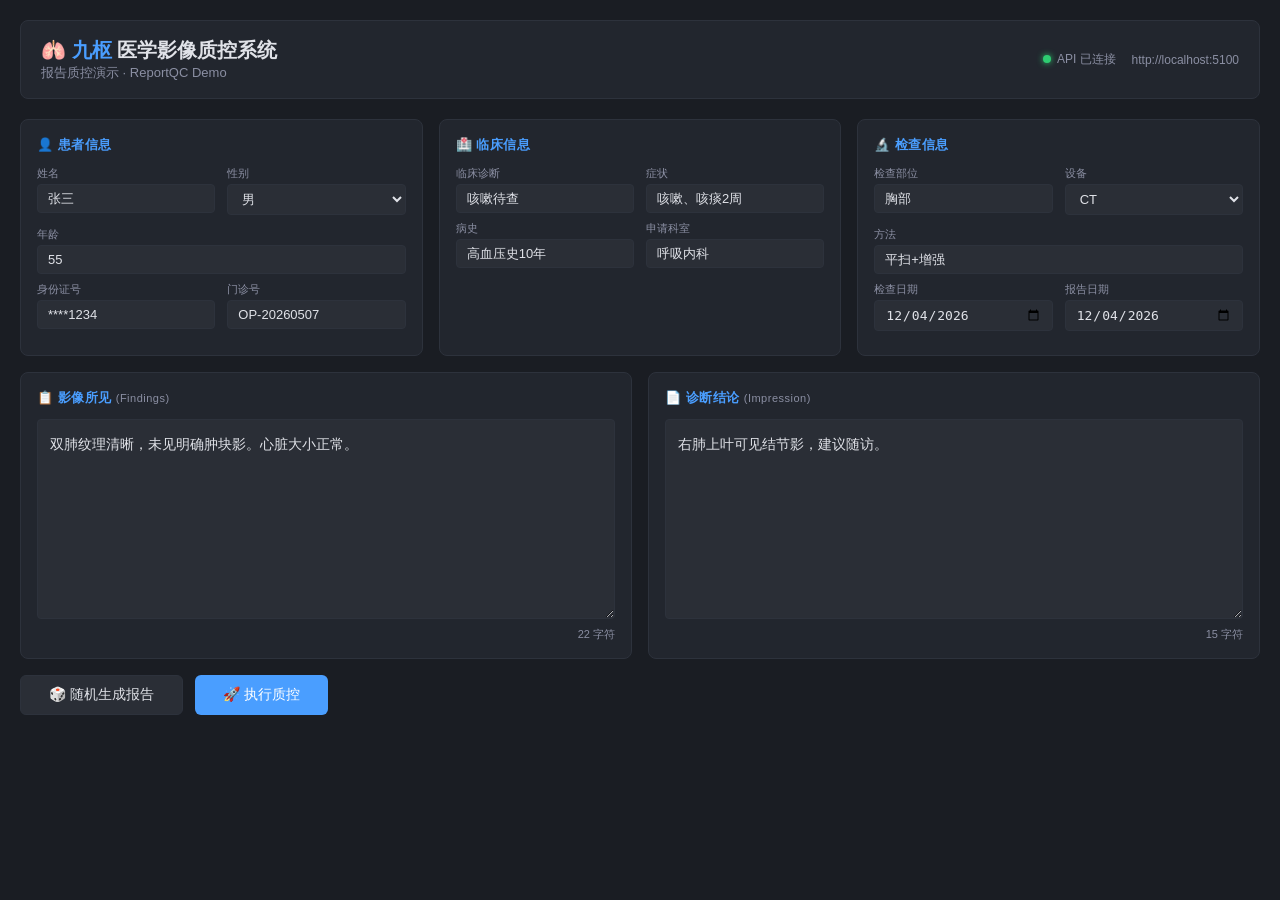
<file: old_src/backend/DEMO/index.html>
<!DOCTYPE html>
<html lang="zh-CN">
<head>
<meta charset="UTF-8">
<meta name="viewport" content="width=device-width, initial-scale=1.0">
<title>九枢医学影像质控系统 - 报告质控演示</title>
<style>
  :root {
    --bg: #1a1d23;
    --panel: #22262e;
    --border: #2d323c;
    --text: #e0e2e8;
    --text-dim: #8b8fa3;
    --accent: #4a9eff;
    --pass: #2ecc71;
    --fail: #e74c3c;
    --warn: #f39c12;
    --critical: #e74c3c;
    --error: #e67e22;
    --input-bg: #2a2e36;
    --radius: 8px;
  }
  * { margin: 0; padding: 0; box-sizing: border-box; }
  body { font-family: -apple-system, 'Microsoft YaHei', 'PingFang SC', sans-serif; background: var(--bg); color: var(--text); padding: 20px; }
  
  .app { max-width: 1400px; margin: 0 auto; }
  .header { display: flex; align-items: center; justify-content: space-between; padding: 16px 20px; background: var(--panel); border-radius: var(--radius); margin-bottom: 20px; border: 1px solid var(--border); }
  .header h1 { font-size: 20px; font-weight: 600; }
  .header h1 span { color: var(--accent); }
  .header .subtitle { color: var(--text-dim); font-size: 13px; }
  .status-dot { display: inline-block; width: 8px; height: 8px; border-radius: 50%; margin-right: 6px; }
  .status-dot.online { background: var(--pass); box-shadow: 0 0 6px var(--pass); }

  .grid { display: grid; grid-template-columns: 1fr 1fr; gap: 16px; margin-bottom: 16px; }
  .grid-3 { grid-template-columns: 1fr 1fr 1fr; }
  .panel { background: var(--panel); border: 1px solid var(--border); border-radius: var(--radius); padding: 16px; }
  .panel-title { font-size: 13px; font-weight: 600; color: var(--accent); margin-bottom: 12px; text-transform: uppercase; letter-spacing: 0.5px; }
  .field-row { display: flex; gap: 12px; margin-bottom: 8px; flex-wrap: wrap; }
  .field { flex: 1; min-width: 120px; }
  .field label { display: block; font-size: 11px; color: var(--text-dim); margin-bottom: 3px; }
  .field input, .field select { width: 100%; padding: 6px 10px; background: var(--input-bg); border: 1px solid var(--border); border-radius: 4px; color: var(--text); font-size: 13px; outline: none; }
  .field input:focus, .field select:focus { border-color: var(--accent); }

  .report-area { display: grid; grid-template-columns: 1fr 1fr; gap: 16px; margin-bottom: 16px; }
  .report-area .panel { margin-bottom: 0; }
  .report-area textarea { width: 100%; min-height: 200px; padding: 12px; background: var(--input-bg); border: 1px solid var(--border); border-radius: 4px; color: var(--text); font-size: 14px; line-height: 1.8; resize: vertical; outline: none; font-family: inherit; }
  .report-area textarea:focus { border-color: var(--accent); }
  .report-area .char-count { text-align: right; font-size: 11px; color: var(--text-dim); margin-top: 4px; }

  .actions { display: flex; gap: 12px; margin-bottom: 20px; }
  .btn { padding: 10px 28px; border: none; border-radius: 6px; font-size: 14px; font-weight: 500; cursor: pointer; transition: all 0.2s; }
  .btn-primary { background: var(--accent); color: #fff; }
  .btn-primary:hover { background: #3a8ef0; transform: translateY(-1px); }
  .btn-secondary { background: var(--input-bg); color: var(--text); border: 1px solid var(--border); }
  .btn-secondary:hover { background: #353a45; }
  .btn:disabled { opacity: 0.5; cursor: not-allowed; transform: none; }

  .results { display: none; }
  .results.show { display: block; }
  .score-bar { display: flex; align-items: center; gap: 24px; padding: 20px; background: var(--input-bg); border-radius: var(--radius); margin-bottom: 16px; }
  .score-circle { width: 80px; height: 80px; border-radius: 50%; display: flex; align-items: center; justify-content: center; font-size: 28px; font-weight: 700; flex-shrink: 0; border: 4px solid; }
  .score-circle.pass { border-color: var(--pass); color: var(--pass); }
  .score-circle.fail { border-color: var(--fail); color: var(--fail); }
  .score-meta { flex: 1; }
  .score-meta .status-label { font-size: 20px; font-weight: 600; margin-bottom: 4px; }
  .score-meta .status-label.pass { color: var(--pass); }
  .score-meta .status-label.fail { color: var(--fail); }
  .score-meta .qc-level { font-size: 13px; color: var(--text-dim); margin-bottom: 4px; }
  .score-meta .summary { font-size: 13px; color: var(--text-dim); }
  .score-meta .time { font-size: 12px; color: var(--text-dim); margin-top: 4px; }

  .dimensions { display: grid; grid-template-columns: repeat(4, 1fr); gap: 12px; margin-bottom: 16px; }
  .dim-item { background: var(--input-bg); padding: 12px; border-radius: 6px; text-align: center; }
  .dim-item .name { font-size: 12px; color: var(--text-dim); margin-bottom: 4px; }
  .dim-item .score { font-size: 22px; font-weight: 600; }
  .dim-item .score.pass { color: var(--pass); }
  .dim-item .score.fail { color: var(--fail); }
  .dim-item .weight { font-size: 11px; color: var(--text-dim); margin-top: 2px; }

  .issues-list { margin-bottom: 16px; }
  .issue-item { display: flex; gap: 12px; padding: 10px 14px; background: var(--input-bg); border-radius: 6px; margin-bottom: 6px; border-left: 4px solid; align-items: flex-start; }
  .issue-item.severity-critical { border-left-color: var(--critical); }
  .issue-item.severity-error { border-left-color: var(--error); }
  .issue-item.severity-warning { border-left-color: var(--warn); }
  .issue-badge { font-size: 10px; padding: 2px 8px; border-radius: 10px; font-weight: 600; white-space: nowrap; margin-right: 8px; }
  .issue-badge.critical { background: #e74c3c22; color: var(--critical); }
  .issue-badge.error { background: #e67e2222; color: var(--error); }
  .issue-badge.warning { background: #f39c1222; color: var(--warn); }
  .issue-text { flex: 1; font-size: 13px; line-height: 1.5; }
  .issue-text .orig { color: var(--fail); }
  .issue-text .suggest { color: var(--pass); }
  .issue-suggestion { font-size: 12px; color: var(--accent); margin-top: 2px; }

  .loading { display: none; align-items: center; gap: 10px; padding: 12px; color: var(--text-dim); }
  .loading.show { display: flex; }
  .spinner { width: 18px; height: 18px; border: 2px solid var(--border); border-top-color: var(--accent); border-radius: 50%; animation: spin 0.8s linear infinite; }
  @keyframes spin { to { transform: rotate(360deg); } }

  .toast { position: fixed; bottom: 30px; right: 30px; padding: 14px 24px; border-radius: 8px; color: #fff; font-size: 14px; z-index: 1000; opacity: 0; transform: translateY(20px); transition: all 0.3s; }
  .toast.show { opacity: 1; transform: translateY(0); }
  .toast.success { background: #27ae60; }
  .toast.error { background: #e74c3c; }

  @media (max-width: 900px) {
    .grid, .grid-3, .report-area { grid-template-columns: 1fr; }
    .dimensions { grid-template-columns: repeat(2, 1fr); }
  }
</style>
</head>
<body>

<div class="app">
  <div class="header">
    <div>
      <h1>🫁 <span>九枢</span> 医学影像质控系统</h1>
      <div class="subtitle">报告质控演示 · ReportQC Demo</div>
    </div>
    <div style="display:flex;align-items:center;gap:16px">
      <span style="font-size:12px;color:var(--text-dim)"><span class="status-dot online"></span>API 已连接</span>
      <span style="font-size:12px;color:var(--text-dim)" id="apiStatus">http://localhost:5100</span>
    </div>
  </div>

  <div class="grid grid-3">
    <div class="panel">
      <div class="panel-title">👤 患者信息</div>
      <div class="field-row">
        <div class="field"><label>姓名</label><input id="patientName" value="张三"></div>
        <div class="field"><label>性别</label><select id="patientGender"><option value="男" selected>男</option><option value="女">女</option></select></div>
        <div class="field"><label>年龄</label><input id="patientAge" value="55" type="number"></div>
      </div>
      <div class="field-row">
        <div class="field"><label>身份证号</label><input id="patientIdNo" value="****1234"></div>
        <div class="field"><label>门诊号</label><input id="outpatientNo" value="OP-20260507"></div>
      </div>
    </div>
    <div class="panel">
      <div class="panel-title">🏥 临床信息</div>
      <div class="field-row">
        <div class="field"><label>临床诊断</label><input id="clinicalDiagnosis" value="咳嗽待查"></div>
        <div class="field"><label>症状</label><input id="symptoms" value="咳嗽、咳痰2周"></div>
      </div>
      <div class="field-row">
        <div class="field"><label>病史</label><input id="medicalHistory" value="高血压史10年"></div>
        <div class="field"><label>申请科室</label><input id="requestDepartment" value="呼吸内科"></div>
      </div>
    </div>
    <div class="panel">
      <div class="panel-title">🔬 检查信息</div>
      <div class="field-row">
        <div class="field"><label>检查部位</label><input id="examPart" value="胸部"></div>
        <div class="field"><label>设备</label><select id="examDevice"><option value="CT" selected>CT</option><option value="MRI">MRI</option><option value="DR">DR</option><option value="超声">超声</option><option value="胃镜">胃镜</option></select></div>
        <div class="field"><label>方法</label><input id="examMethod" value="平扫+增强"></div>
      </div>
      <div class="field-row">
        <div class="field"><label>检查日期</label><input id="examDate" type="date"></div>
        <div class="field"><label>报告日期</label><input id="reportDate" type="date"></div>
      </div>
    </div>
  </div>

  <div class="report-area">
    <div class="panel">
      <div class="panel-title">📋 影像所见 <span style="font-weight:400;color:var(--text-dim);font-size:11px;text-transform:none">(Findings)</span></div>
      <textarea id="findings" placeholder="输入影像所见描述...">双肺纹理清晰，未见明确肿块影。心脏大小正常。</textarea>
      <div class="char-count"><span id="findingsCount">0</span> 字符</div>
    </div>
    <div class="panel">
      <div class="panel-title">📄 诊断结论 <span style="font-weight:400;color:var(--text-dim);font-size:11px;text-transform:none">(Impression)</span></div>
      <textarea id="impression" placeholder="输入诊断结论...">右肺上叶可见结节影，建议随访。</textarea>
      <div class="char-count"><span id="impressionCount">0</span> 字符</div>
    </div>
  </div>

  <div class="actions">
    <button class="btn btn-secondary" onclick="generateRandom()">🎲 随机生成报告</button>
    <button class="btn btn-primary" onclick="runQC()" id="runBtn">🚀 执行质控</button>
    <div class="loading" id="loading"><div class="spinner"></div> 质控分析中...</div>
  </div>

  <div class="results" id="results">
    <div class="panel-title">📊 质控结果</div>
    <div class="score-bar" id="scoreBar"></div>
    <div class="dimensions" id="dimensions"></div>
    <div class="issues-list" id="issuesList"></div>
  </div>
</div>

<div class="toast" id="toast"></div>

<script>
// ── 随机报告模板 ──────────────────────────
const templates = [
  {
    label: '阴阳性矛盾',
    findings: '双肺纹理清晰，未见明确肿块影。心脏大小正常。膈面光滑，肋膈角锐利。',
    impression: '右肺上叶可见结节影，大小约1.5cm，边界欠清。建议进一步检查。',
    gender: '男', age: 55, part: '胸部', device: 'CT',
    diagnosis: '体检异常', symptoms: '无'
  },
  {
    label: '性别矛盾',
    findings: '子宫大小形态正常，双侧附件区未见明显异常。盆腔未见积液。',
    impression: '子宫、附件未见明显异常。建议定期复查。',
    gender: '男', age: 45, part: '盆腔', device: 'CT',
    diagnosis: '腹痛待查', symptoms: '下腹痛3天'
  },
  {
    label: '错别字+缺标点',
    findings: '肝右叶可见类圆形低密谋灶，边介清楚，大小约3cm×2cm。肝内胆管无扩章',
    impression: '肝右叶低密度灶，考虑肝囊肿可能，建议随访',
    gender: '女', age: 48, part: '腹部', device: 'CT',
    diagnosis: '肝占位待查', symptoms: '右上腹不适'
  },
  {
    label: '方位矛盾',
    findings: '左侧乳腺外上象限可见结节影，大小约1.2cm，边界清晰，未见毛刺征。',
    impression: '右侧乳腺 BI-RADS 3类，建议短期随访（6个月）。',
    gender: '女', age: 42, part: '乳腺', device: '超声',
    diagnosis: '乳腺结节', symptoms: '触及肿块'
  },
  {
    label: '年龄矛盾+缺尺寸',
    findings: '颅脑MRI显示双侧基底节区可见多发腔隙性脑梗灶，脑白质稀疏。',
    impression: '腔隙性脑梗死。脑白质变性。建议控制血压血脂。',
    gender: '男', age: 8, part: '头颅', device: 'MRI',
    diagnosis: '头痛待查', symptoms: '反复头痛1月'
  },
  {
    label: '口语化+诊断跳跃',
    findings: '双肺看起来还好，纹理比较清晰，心脏大小看起来正常。',
    impression: '右肺上叶占位性病变，考虑肿瘤性病变，建议穿刺活检。',
    gender: '男', age: 62, part: '胸部', device: 'CT',
    diagnosis: '咳嗽待查', symptoms: '咳嗽、咳痰'
  },
  {
    label: '设备冲突',
    findings: 'MRI示：左膝关节内侧半月板后角见线状高信号，达关节面。',
    impression: 'CT示左膝内侧半月板损伤（III级），建议关节镜治疗。',
    gender: '女', age: 35, part: '左膝关节', device: 'MRI',
    diagnosis: '膝关节外伤', symptoms: '左膝疼痛1月'
  },
  {
    label: '平扫/增强矛盾',
    findings: '肝脏大小形态正常，肝实质内未见明确占位性病变。增强扫描后病灶可见明显强化。',
    impression: '肝右叶可见强化结节，考虑血管瘤可能。',
    gender: '男', age: 50, part: '腹部', device: 'CT',
    diagnosis: '体检发现肝占位', symptoms: '无'
  },
  {
    label: '危急征象+多问题',
    findings: '左侧胸腔可见大量气胸，肺组织压缩约70%。纵隔向右侧移位。',
    impression: '左侧自发性气胸（大量）。建议立即胸腔闭式引流。',
    gender: '男', age: 28, part: '胸部', device: 'CT',
    diagnosis: '突发胸痛', symptoms: '突发胸痛2小时'
  },
  {
    label: '正常报告（满分）',
    findings: '双肺纹理清晰，未见明确实质性浸润影。气管居中，纵隔无移位。心脏大小形态正常，膈面光滑，肋膈角锐利。',
    impression: '胸部CT平扫未见明显异常。',
    gender: '女', age: 35, part: '胸部', device: 'CT',
    diagnosis: '健康体检', symptoms: '无'
  },
  {
    label: '程度矛盾',
    findings: '腰椎退行性变，L4/5椎间盘轻度膨出，硬膜囊轻度受压。',
    impression: 'L4/5椎间盘重度突出，椎管明显狭窄，建议手术治疗。',
    gender: '男', age: 55, part: '腰椎', device: 'MRI',
    diagnosis: '腰痛', symptoms: '腰痛伴下肢麻木'
  },
  {
    label: 'RADS分类缺失',
    findings: '乳腺外上象限可见不规则肿块影，大小约2.5cm，边界不清，可见毛刺征。',
    impression: '左乳肿块，建议穿刺活检。',
    gender: '女', age: 52, part: '乳腺', device: '超声',
    diagnosis: '乳腺肿块', symptoms: '触及质硬肿块'
  }
];

// ── 初始化 ────────────────────────────────
document.addEventListener('DOMContentLoaded', () => {
  const today = new Date().toISOString().split('T')[0];
  document.getElementById('examDate').value = today;
  document.getElementById('reportDate').value = today;
  updateCharCount();
  document.querySelectorAll('#findings, #impression').forEach(el => {
    el.addEventListener('input', updateCharCount);
  });
});

function updateCharCount() {
  document.getElementById('findingsCount').textContent = document.getElementById('findings').value.length;
  document.getElementById('impressionCount').textContent = document.getElementById('impression').value.length;
}

// ── 随机生成报告 ──────────────────────────
function generateRandom() {
  const tpl = templates[Math.floor(Math.random() * templates.length)];
  document.getElementById('findings').value = tpl.findings;
  document.getElementById('impression').value = tpl.impression;
  document.getElementById('patientGender').value = tpl.gender;
  document.getElementById('patientAge').value = tpl.age;
  document.getElementById('examPart').value = tpl.part;
  document.getElementById('examDevice').value = tpl.device;
  document.getElementById('clinicalDiagnosis').value = tpl.diagnosis;
  document.getElementById('symptoms').value = tpl.symptoms;

  // 随机姓名
  const surnames = ['张','王','李','赵','刘','陈','杨','黄','周','吴','徐','孙','胡','朱','高','林','何','郭','马','罗'];
  const given = ['伟','芳','娜','强','磊','敏','静','丽','洋','勇','军','杰','娟','艳','涛','明','超','秀英','桂英','华'];
  document.getElementById('patientName').value = surnames[Math.floor(Math.random()*surnames.length)] + given[Math.floor(Math.random()*given.length)];

  updateCharCount();
  document.getElementById('results').classList.remove('show');
  showToast(`已生成报告：${tpl.label}`, 'success');
}

// ── 执行质控 ──────────────────────────────
async function runQC() {
  const findings = document.getElementById('findings').value.trim();
  const impression = document.getElementById('impression').value.trim();
  if (!findings && !impression) {
    showToast('请先输入报告内容', 'error');
    return;
  }

  const btn = document.getElementById('runBtn');
  const loading = document.getElementById('loading');
  btn.disabled = true;
  loading.classList.add('show');

  const payload = {
    reportId: 'DEMO-' + Date.now().toString(36).toUpperCase(),
    findings,
    impression,
    reportType: document.getElementById('examDevice').value,
    patientName: document.getElementById('patientName').value,
    patientGender: document.getElementById('patientGender').value,
    patientAge: parseInt(document.getElementById('patientAge').value) || 0,
    patientIdNo: document.getElementById('patientIdNo').value,
    outpatientNo: document.getElementById('outpatientNo').value,
    clinicalDiagnosis: document.getElementById('clinicalDiagnosis').value,
    symptoms: document.getElementById('symptoms').value,
    medicalHistory: document.getElementById('medicalHistory').value,
    requestDepartment: document.getElementById('requestDepartment').value,
    examPart: document.getElementById('examPart').value,
    examDevice: document.getElementById('examDevice').value,
    examMethod: document.getElementById('examMethod').value,
    examDate: document.getElementById('examDate').value,
    reportDate: document.getElementById('reportDate').value,
  };

  try {
    const start = Date.now();
    const res = await fetch('/api/v1/qc/report', {
      method: 'POST',
      headers: { 'Content-Type': 'application/json' },
      body: JSON.stringify(payload)
    });
    if (!res.ok) throw new Error(`HTTP ${res.status} ${res.statusText}`);
    const text = await res.text();
    let data;
    try { data = JSON.parse(text); } catch (e) { throw new Error('返回数据非JSON格式: ' + text.slice(0,100)); }
    if (data.Code !== 200) throw new Error(data.Msg || '质控失败');
    const elapsed = Date.now() - start;
    renderResults(data.Data, elapsed);
    showToast(`质控完成 (${data.Data.ProcessTimeMs}ms)`, 'success');
  } catch (err) {
    console.error('QC Error:', err);
    showToast(`质控失败: ${err.message}`, 'error');
  } finally {
    btn.disabled = false;
    loading.classList.remove('show');
  }
}

// ── 渲染结果 ──────────────────────────────
function renderResults(d, elapsed) {
  const results = document.getElementById('results');
  results.classList.add('show');

  // Score bar
  const scoreBar = document.getElementById('scoreBar');
  const scoreClass = d.Passed ? 'pass' : 'fail';
  scoreBar.innerHTML = `
    <div class="score-circle ${scoreClass}">${d.TotalScore}</div>
    <div class="score-meta">
      <div class="status-label ${scoreClass}">${d.Passed ? '✅ 通过' : '❌ 未通过'}</div>
      <div class="qc-level">${d.QcLevel} · 及格线 ${d.PassScore} 分</div>
      <div class="summary">${d.Summary}</div>
      <div class="time">⏱ ${d.ProcessTimeMs}ms · 网络延迟 ${elapsed}ms</div>
    </div>
  `;

  // Dimensions
  const dims = document.getElementById('dimensions');
  dims.innerHTML = d.CheckItems.map(c => `
    <div class="dim-item">
      <div class="name">${c.DimensionName}</div>
      <div class="score ${c.Passed ? 'pass' : 'fail'}">${c.Score}</div>
      <div class="weight">权重 ${c.Weight}%</div>
    </div>
  `).join('');

  // Issues
  const issues = document.getElementById('issuesList');
  if (!d.Issues || d.Issues.length === 0) {
    issues.innerHTML = '<div style="padding:20px;text-align:center;color:var(--pass);font-size:16px">✅ 未发现问题</div>';
    return;
  }
  issues.innerHTML = '<div style="font-size:13px;color:var(--text-dim);margin-bottom:8px">共 ' + d.Issues.length + ' 项质控提示</div>' +
    d.Issues.map(i => {
      const sev = i.Severity === 'critical' ? 'critical' : i.Severity === 'error' ? 'error' : 'warning';
      const sevLabel = i.Severity === 'critical' ? '严重' : i.Severity === 'error' ? '错误' : '警告';
      const levelLabel = 'L' + (i.Location === 'impression' ? '结论' : i.Location === 'findings' ? '所见' : '全文');
      return `
        <div class="issue-item severity-${sev}">
          <div>
            <span class="issue-badge ${sev}">${sevLabel}</span>
            <span style="font-size:11px;color:var(--text-dim)">${levelLabel}</span>
          </div>
          <div class="issue-text">
            <div>${i.Description || ''}</div>
            ${i.OriginalText ? '<div class="orig">原文: ' + i.OriginalText + '</div>' : ''}
            ${i.SuggestedText ? '<div class="suggest">建议: ' + i.SuggestedText + '</div>' : ''}
            ${i.Suggestion ? '<div class="issue-suggestion">💡 ' + i.Suggestion + '</div>' : ''}
          </div>
        </div>
      `;
    }).join('');
}

// ── Toast ─────────────────────────────────
function showToast(msg, type) {
  const t = document.getElementById('toast');
  t.textContent = msg;
  t.className = 'toast ' + type + ' show';
  clearTimeout(t._timer);
  t._timer = setTimeout(() => t.classList.remove('show'), 3000);
}
</script>
</body>
</html>
</file>
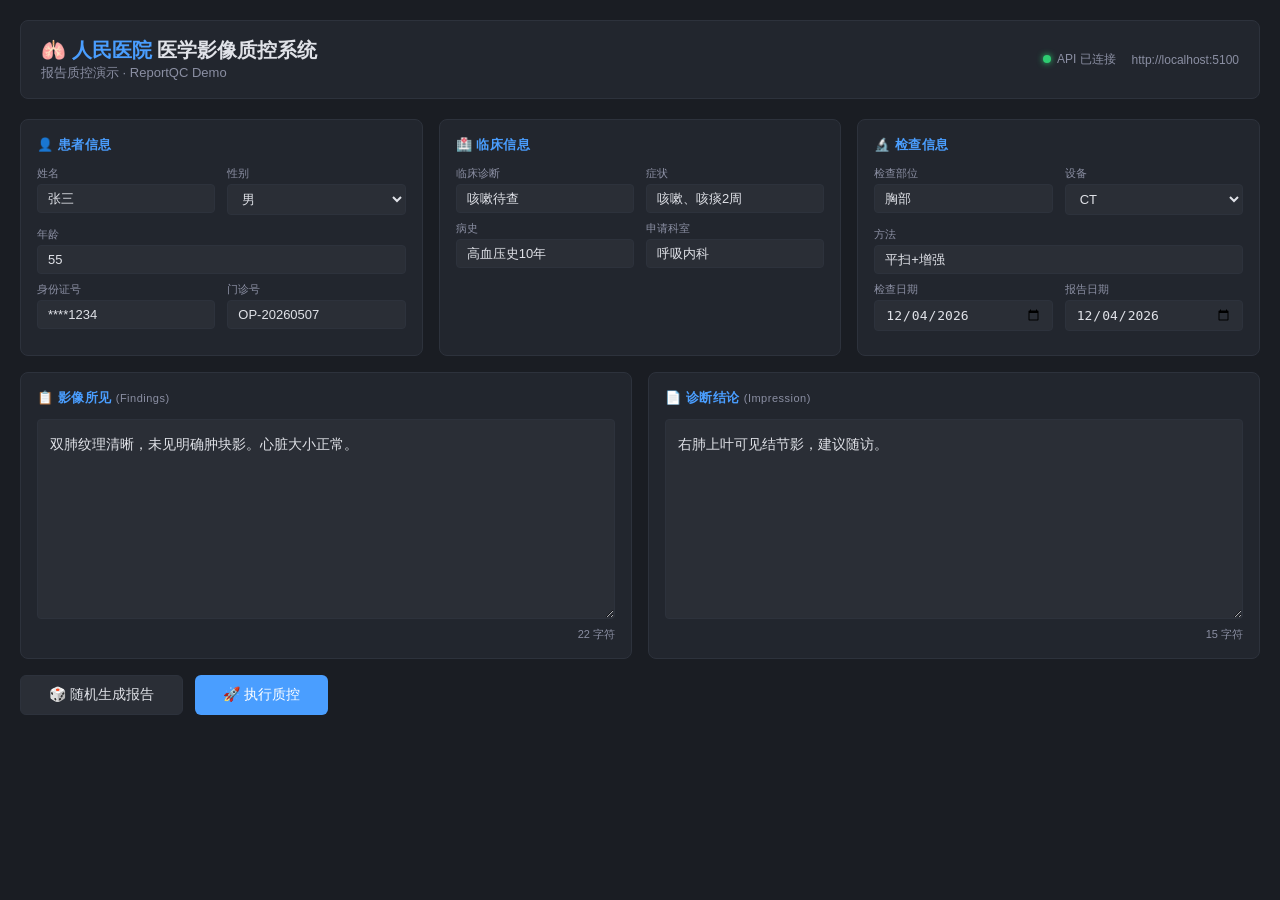
<file: old_src/backend/wwwroot/index.html>
<!DOCTYPE html>
<html lang="zh-CN">
<head>
<meta charset="UTF-8">
<meta name="viewport" content="width=device-width, initial-scale=1.0">
<title>医学影像质控系统 - 报告质控演示</title>
<style>
  :root {
    --bg: #1a1d23;
    --panel: #22262e;
    --border: #2d323c;
    --text: #e0e2e8;
    --text-dim: #8b8fa3;
    --accent: #4a9eff;
    --pass: #2ecc71;
    --fail: #e74c3c;
    --warn: #f39c12;
    --critical: #e74c3c;
    --error: #e67e22;
    --input-bg: #2a2e36;
    --radius: 8px;
  }
  * { margin: 0; padding: 0; box-sizing: border-box; }
  body { font-family: -apple-system, 'Microsoft YaHei', 'PingFang SC', sans-serif; background: var(--bg); color: var(--text); padding: 20px; }
  
  .app { max-width: 1400px; margin: 0 auto; }
  .header { display: flex; align-items: center; justify-content: space-between; padding: 16px 20px; background: var(--panel); border-radius: var(--radius); margin-bottom: 20px; border: 1px solid var(--border); }
  .header h1 { font-size: 20px; font-weight: 600; }
  .header h1 span { color: var(--accent); }
  .header .subtitle { color: var(--text-dim); font-size: 13px; }
  .status-dot { display: inline-block; width: 8px; height: 8px; border-radius: 50%; margin-right: 6px; }
  .status-dot.online { background: var(--pass); box-shadow: 0 0 6px var(--pass); }

  .grid { display: grid; grid-template-columns: 1fr 1fr; gap: 16px; margin-bottom: 16px; }
  .grid-3 { grid-template-columns: 1fr 1fr 1fr; }
  .panel { background: var(--panel); border: 1px solid var(--border); border-radius: var(--radius); padding: 16px; }
  .panel-title { font-size: 13px; font-weight: 600; color: var(--accent); margin-bottom: 12px; text-transform: uppercase; letter-spacing: 0.5px; }
  .field-row { display: flex; gap: 12px; margin-bottom: 8px; flex-wrap: wrap; }
  .field { flex: 1; min-width: 120px; }
  .field label { display: block; font-size: 11px; color: var(--text-dim); margin-bottom: 3px; }
  .field input, .field select { width: 100%; padding: 6px 10px; background: var(--input-bg); border: 1px solid var(--border); border-radius: 4px; color: var(--text); font-size: 13px; outline: none; }
  .field input:focus, .field select:focus { border-color: var(--accent); }

  .report-area { display: grid; grid-template-columns: 1fr 1fr; gap: 16px; margin-bottom: 16px; }
  .report-area .panel { margin-bottom: 0; }
  .report-area textarea { width: 100%; min-height: 200px; padding: 12px; background: var(--input-bg); border: 1px solid var(--border); border-radius: 4px; color: var(--text); font-size: 14px; line-height: 1.8; resize: vertical; outline: none; font-family: inherit; }
  .report-area textarea:focus { border-color: var(--accent); }
  .report-area .char-count { text-align: right; font-size: 11px; color: var(--text-dim); margin-top: 4px; }

  .actions { display: flex; gap: 12px; margin-bottom: 20px; }
  .btn { padding: 10px 28px; border: none; border-radius: 6px; font-size: 14px; font-weight: 500; cursor: pointer; transition: all 0.2s; }
  .btn-primary { background: var(--accent); color: #fff; }
  .btn-primary:hover { background: #3a8ef0; transform: translateY(-1px); }
  .btn-secondary { background: var(--input-bg); color: var(--text); border: 1px solid var(--border); }
  .btn-secondary:hover { background: #353a45; }
  .btn:disabled { opacity: 0.5; cursor: not-allowed; transform: none; }

  .results { display: none; }
  .results.show { display: block; }
  .score-bar { display: flex; align-items: center; gap: 24px; padding: 20px; background: var(--input-bg); border-radius: var(--radius); margin-bottom: 16px; }
  .score-circle { width: 80px; height: 80px; border-radius: 50%; display: flex; align-items: center; justify-content: center; font-size: 28px; font-weight: 700; flex-shrink: 0; border: 4px solid; }
  .score-circle.pass { border-color: var(--pass); color: var(--pass); }
  .score-circle.fail { border-color: var(--fail); color: var(--fail); }
  .score-meta { flex: 1; }
  .score-meta .status-label { font-size: 20px; font-weight: 600; margin-bottom: 4px; }
  .score-meta .status-label.pass { color: var(--pass); }
  .score-meta .status-label.fail { color: var(--fail); }
  .score-meta .qc-level { font-size: 13px; color: var(--text-dim); margin-bottom: 4px; }
  .score-meta .summary { font-size: 13px; color: var(--text-dim); }
  .score-meta .time { font-size: 12px; color: var(--text-dim); margin-top: 4px; }

  .dimensions { display: grid; grid-template-columns: repeat(4, 1fr); gap: 12px; margin-bottom: 16px; }
  .dim-item { background: var(--input-bg); padding: 12px; border-radius: 6px; text-align: center; }
  .dim-item .name { font-size: 12px; color: var(--text-dim); margin-bottom: 4px; }
  .dim-item .score { font-size: 22px; font-weight: 600; }
  .dim-item .score.pass { color: var(--pass); }
  .dim-item .score.fail { color: var(--fail); }
  .dim-item .weight { font-size: 11px; color: var(--text-dim); margin-top: 2px; }

  .issues-list { margin-bottom: 16px; }
  .issue-item { display: flex; gap: 12px; padding: 10px 14px; background: var(--input-bg); border-radius: 6px; margin-bottom: 6px; border-left: 4px solid; align-items: flex-start; }
  .issue-item.severity-critical { border-left-color: var(--critical); }
  .issue-item.severity-error { border-left-color: var(--error); }
  .issue-item.severity-warning { border-left-color: var(--warn); }
  .issue-badge { font-size: 10px; padding: 2px 8px; border-radius: 10px; font-weight: 600; white-space: nowrap; margin-right: 8px; }
  .issue-badge.critical { background: #e74c3c22; color: var(--critical); }
  .issue-badge.error { background: #e67e2222; color: var(--error); }
  .issue-badge.warning { background: #f39c1222; color: var(--warn); }
  .issue-text { flex: 1; font-size: 13px; line-height: 1.5; }
  .issue-text .orig { color: var(--fail); }
  .issue-text .suggest { color: var(--pass); }
  .issue-suggestion { font-size: 12px; color: var(--accent); margin-top: 2px; }

  .loading { display: none; align-items: center; gap: 10px; padding: 12px; color: var(--text-dim); }
  .loading.show { display: flex; }
  .spinner { width: 18px; height: 18px; border: 2px solid var(--border); border-top-color: var(--accent); border-radius: 50%; animation: spin 0.8s linear infinite; }
  @keyframes spin { to { transform: rotate(360deg); } }

  .toast { position: fixed; bottom: 30px; right: 30px; padding: 14px 24px; border-radius: 8px; color: #fff; font-size: 14px; z-index: 1000; opacity: 0; transform: translateY(20px); transition: all 0.3s; }
  .toast.show { opacity: 1; transform: translateY(0); }
  .toast.success { background: #27ae60; }
  .toast.error { background: #e74c3c; }

  @media (max-width: 900px) {
    .grid, .grid-3, .report-area { grid-template-columns: 1fr; }
    .dimensions { grid-template-columns: repeat(2, 1fr); }
  }
</style>
</head>
<body>

<div class="app">
  <div class="header">
    <div>
      <h1>🫁 <span>人民医院</span> 医学影像质控系统</h1>
      <div class="subtitle">报告质控演示 · ReportQC Demo</div>
    </div>
    <div style="display:flex;align-items:center;gap:16px">
      <span style="font-size:12px;color:var(--text-dim)"><span class="status-dot online"></span>API 已连接</span>
      <span style="font-size:12px;color:var(--text-dim)" id="apiStatus">http://localhost:5100</span>
    </div>
  </div>

  <div class="grid grid-3">
    <div class="panel">
      <div class="panel-title">👤 患者信息</div>
      <div class="field-row">
        <div class="field"><label>姓名</label><input id="patientName" value="张三"></div>
        <div class="field"><label>性别</label><select id="patientGender"><option value="男" selected>男</option><option value="女">女</option></select></div>
        <div class="field"><label>年龄</label><input id="patientAge" value="55" type="number"></div>
      </div>
      <div class="field-row">
        <div class="field"><label>身份证号</label><input id="patientIdNo" value="****1234"></div>
        <div class="field"><label>门诊号</label><input id="outpatientNo" value="OP-20260507"></div>
      </div>
    </div>
    <div class="panel">
      <div class="panel-title">🏥 临床信息</div>
      <div class="field-row">
        <div class="field"><label>临床诊断</label><input id="clinicalDiagnosis" value="咳嗽待查"></div>
        <div class="field"><label>症状</label><input id="symptoms" value="咳嗽、咳痰2周"></div>
      </div>
      <div class="field-row">
        <div class="field"><label>病史</label><input id="medicalHistory" value="高血压史10年"></div>
        <div class="field"><label>申请科室</label><input id="requestDepartment" value="呼吸内科"></div>
      </div>
    </div>
    <div class="panel">
      <div class="panel-title">🔬 检查信息</div>
      <div class="field-row">
        <div class="field"><label>检查部位</label><input id="examPart" value="胸部"></div>
        <div class="field"><label>设备</label><select id="examDevice"><option value="CT" selected>CT</option><option value="MRI">MRI</option><option value="DR">DR</option><option value="超声">超声</option><option value="胃镜">胃镜</option></select></div>
        <div class="field"><label>方法</label><input id="examMethod" value="平扫+增强"></div>
      </div>
      <div class="field-row">
        <div class="field"><label>检查日期</label><input id="examDate" type="date"></div>
        <div class="field"><label>报告日期</label><input id="reportDate" type="date"></div>
      </div>
    </div>
  </div>

  <div class="report-area">
    <div class="panel">
      <div class="panel-title">📋 影像所见 <span style="font-weight:400;color:var(--text-dim);font-size:11px;text-transform:none">(Findings)</span></div>
      <textarea id="findings" placeholder="输入影像所见描述...">双肺纹理清晰，未见明确肿块影。心脏大小正常。</textarea>
      <div class="char-count"><span id="findingsCount">0</span> 字符</div>
    </div>
    <div class="panel">
      <div class="panel-title">📄 诊断结论 <span style="font-weight:400;color:var(--text-dim);font-size:11px;text-transform:none">(Impression)</span></div>
      <textarea id="impression" placeholder="输入诊断结论...">右肺上叶可见结节影，建议随访。</textarea>
      <div class="char-count"><span id="impressionCount">0</span> 字符</div>
    </div>
  </div>

  <div class="actions">
    <button class="btn btn-secondary" onclick="generateRandom()">🎲 随机生成报告</button>
    <button class="btn btn-primary" onclick="runQC()" id="runBtn">🚀 执行质控</button>
    <div class="loading" id="loading"><div class="spinner"></div> 质控分析中...</div>
  </div>

  <div class="results" id="results">
    <div class="panel-title">📊 质控结果</div>
    <div class="score-bar" id="scoreBar"></div>
    <div class="dimensions" id="dimensions"></div>
    <div class="issues-list" id="issuesList"></div>
  </div>
</div>

<div class="toast" id="toast"></div>

<script>
// ── 随机报告模板 ──────────────────────────
const templates = [
  {
    label: '阴阳性矛盾',
    findings: '双肺纹理清晰，未见明确肿块影。心脏大小正常。膈面光滑，肋膈角锐利。',
    impression: '右肺上叶可见结节影，大小约1.5cm，边界欠清。建议进一步检查。',
    gender: '男', age: 55, part: '胸部', device: 'CT',
    diagnosis: '体检异常', symptoms: '无'
  },
  {
    label: '性别矛盾',
    findings: '子宫大小形态正常，双侧附件区未见明显异常。盆腔未见积液。',
    impression: '子宫、附件未见明显异常。建议定期复查。',
    gender: '男', age: 45, part: '盆腔', device: 'CT',
    diagnosis: '腹痛待查', symptoms: '下腹痛3天'
  },
  {
    label: '错别字+缺标点',
    findings: '肝右叶可见类圆形低密谋灶，边介清楚，大小约3cm×2cm。肝内胆管无扩章',
    impression: '肝右叶低密度灶，考虑肝囊肿可能，建议随访',
    gender: '女', age: 48, part: '腹部', device: 'CT',
    diagnosis: '肝占位待查', symptoms: '右上腹不适'
  },
  {
    label: '方位矛盾',
    findings: '左侧乳腺外上象限可见结节影，大小约1.2cm，边界清晰，未见毛刺征。',
    impression: '右侧乳腺 BI-RADS 3类，建议短期随访（6个月）。',
    gender: '女', age: 42, part: '乳腺', device: '超声',
    diagnosis: '乳腺结节', symptoms: '触及肿块'
  },
  {
    label: '年龄矛盾+缺尺寸',
    findings: '颅脑MRI显示双侧基底节区可见多发腔隙性脑梗灶，脑白质稀疏。',
    impression: '腔隙性脑梗死。脑白质变性。建议控制血压血脂。',
    gender: '男', age: 8, part: '头颅', device: 'MRI',
    diagnosis: '头痛待查', symptoms: '反复头痛1月'
  },
  {
    label: '口语化+诊断跳跃',
    findings: '双肺看起来还好，纹理比较清晰，心脏大小看起来正常。',
    impression: '右肺上叶占位性病变，考虑肿瘤性病变，建议穿刺活检。',
    gender: '男', age: 62, part: '胸部', device: 'CT',
    diagnosis: '咳嗽待查', symptoms: '咳嗽、咳痰'
  },
  {
    label: '设备冲突',
    findings: 'MRI示：左膝关节内侧半月板后角见线状高信号，达关节面。',
    impression: 'CT示左膝内侧半月板损伤（III级），建议关节镜治疗。',
    gender: '女', age: 35, part: '左膝关节', device: 'MRI',
    diagnosis: '膝关节外伤', symptoms: '左膝疼痛1月'
  },
  {
    label: '平扫/增强矛盾',
    findings: '肝脏大小形态正常，肝实质内未见明确占位性病变。增强扫描后病灶可见明显强化。',
    impression: '肝右叶可见强化结节，考虑血管瘤可能。',
    gender: '男', age: 50, part: '腹部', device: 'CT',
    diagnosis: '体检发现肝占位', symptoms: '无'
  },
  {
    label: '危急征象+多问题',
    findings: '左侧胸腔可见大量气胸，肺组织压缩约70%。纵隔向右侧移位。',
    impression: '左侧自发性气胸（大量）。建议立即胸腔闭式引流。',
    gender: '男', age: 28, part: '胸部', device: 'CT',
    diagnosis: '突发胸痛', symptoms: '突发胸痛2小时'
  },
  {
    label: '正常报告（满分）',
    findings: '双肺纹理清晰，未见明确实质性浸润影。气管居中，纵隔无移位。心脏大小形态正常，膈面光滑，肋膈角锐利。',
    impression: '胸部CT平扫未见明显异常。',
    gender: '女', age: 35, part: '胸部', device: 'CT',
    diagnosis: '健康体检', symptoms: '无'
  },
  {
    label: '程度矛盾',
    findings: '腰椎退行性变，L4/5椎间盘轻度膨出，硬膜囊轻度受压。',
    impression: 'L4/5椎间盘重度突出，椎管明显狭窄，建议手术治疗。',
    gender: '男', age: 55, part: '腰椎', device: 'MRI',
    diagnosis: '腰痛', symptoms: '腰痛伴下肢麻木'
  },
  {
    label: 'RADS分类缺失',
    findings: '乳腺外上象限可见不规则肿块影，大小约2.5cm，边界不清，可见毛刺征。',
    impression: '左乳肿块，建议穿刺活检。',
    gender: '女', age: 52, part: '乳腺', device: '超声',
    diagnosis: '乳腺肿块', symptoms: '触及质硬肿块'
  }
];

// ── 初始化 ────────────────────────────────
document.addEventListener('DOMContentLoaded', () => {
  const today = new Date().toISOString().split('T')[0];
  document.getElementById('examDate').value = today;
  document.getElementById('reportDate').value = today;
  updateCharCount();
  document.querySelectorAll('#findings, #impression').forEach(el => {
    el.addEventListener('input', updateCharCount);
  });
});

function updateCharCount() {
  document.getElementById('findingsCount').textContent = document.getElementById('findings').value.length;
  document.getElementById('impressionCount').textContent = document.getElementById('impression').value.length;
}

// ── 随机生成报告 ──────────────────────────
function generateRandom() {
  const tpl = templates[Math.floor(Math.random() * templates.length)];
  document.getElementById('findings').value = tpl.findings;
  document.getElementById('impression').value = tpl.impression;
  document.getElementById('patientGender').value = tpl.gender;
  document.getElementById('patientAge').value = tpl.age;
  document.getElementById('examPart').value = tpl.part;
  document.getElementById('examDevice').value = tpl.device;
  document.getElementById('clinicalDiagnosis').value = tpl.diagnosis;
  document.getElementById('symptoms').value = tpl.symptoms;

  // 随机姓名
  const surnames = ['张','王','李','赵','刘','陈','杨','黄','周','吴','徐','孙','胡','朱','高','林','何','郭','马','罗'];
  const given = ['伟','芳','娜','强','磊','敏','静','丽','洋','勇','军','杰','娟','艳','涛','明','超','秀英','桂英','华'];
  document.getElementById('patientName').value = surnames[Math.floor(Math.random()*surnames.length)] + given[Math.floor(Math.random()*given.length)];

  updateCharCount();
  document.getElementById('results').classList.remove('show');
  showToast(`已生成报告：${tpl.label}`, 'success');
}

// ── 执行质控 ──────────────────────────────
async function runQC() {
  const findings = document.getElementById('findings').value.trim();
  const impression = document.getElementById('impression').value.trim();
  if (!findings && !impression) {
    showToast('请先输入报告内容', 'error');
    return;
  }

  const btn = document.getElementById('runBtn');
  const loading = document.getElementById('loading');
  btn.disabled = true;
  loading.classList.add('show');

  const payload = {
    reportId: 'DEMO-' + Date.now().toString(36).toUpperCase(),
    findings,
    impression,
    reportType: document.getElementById('examDevice').value,
    patientName: document.getElementById('patientName').value,
    patientGender: document.getElementById('patientGender').value,
    patientAge: parseInt(document.getElementById('patientAge').value) || 0,
    patientIdNo: document.getElementById('patientIdNo').value,
    outpatientNo: document.getElementById('outpatientNo').value,
    clinicalDiagnosis: document.getElementById('clinicalDiagnosis').value,
    symptoms: document.getElementById('symptoms').value,
    medicalHistory: document.getElementById('medicalHistory').value,
    requestDepartment: document.getElementById('requestDepartment').value,
    examPart: document.getElementById('examPart').value,
    examDevice: document.getElementById('examDevice').value,
    examMethod: document.getElementById('examMethod').value,
    examDate: document.getElementById('examDate').value,
    reportDate: document.getElementById('reportDate').value,
  };

  try {
    const start = Date.now();
    const res = await fetch('/api/v1/qc/report', {
      method: 'POST',
      headers: { 'Content-Type': 'application/json' },
      body: JSON.stringify(payload)
    });
    if (!res.ok) throw new Error(`HTTP ${res.status} ${res.statusText}`);
    const text = await res.text();
    let data;
    try { data = JSON.parse(text); } catch (e) { throw new Error('返回数据非JSON格式: ' + text.slice(0,100)); }
    if (data.Code !== 200) throw new Error(data.Msg || '质控失败');
    const elapsed = Date.now() - start;
    renderResults(data.Data, elapsed);
    showToast(`质控完成 (${data.Data.ProcessTimeMs}ms)`, 'success');
  } catch (err) {
    console.error('QC Error:', err);
    showToast(`质控失败: ${err.message}`, 'error');
  } finally {
    btn.disabled = false;
    loading.classList.remove('show');
  }
}

// ── 渲染结果 ──────────────────────────────
function renderResults(d, elapsed) {
  const results = document.getElementById('results');
  results.classList.add('show');

  // Score bar
  const scoreBar = document.getElementById('scoreBar');
  const scoreClass = d.Passed ? 'pass' : 'fail';
  scoreBar.innerHTML = `
    <div class="score-circle ${scoreClass}">${d.TotalScore}</div>
    <div class="score-meta">
      <div class="status-label ${scoreClass}">${d.Passed ? '✅ 通过' : '❌ 未通过'}</div>
      <div class="qc-level">${d.QcLevel} · 及格线 ${d.PassScore} 分</div>
      <div class="summary">${d.Summary}</div>
      <div class="time">⏱ ${d.ProcessTimeMs}ms · 网络延迟 ${elapsed}ms</div>
    </div>
  `;

  // Dimensions
  const dims = document.getElementById('dimensions');
  dims.innerHTML = d.CheckItems.map(c => `
    <div class="dim-item">
      <div class="name">${c.DimensionName}</div>
      <div class="score ${c.Passed ? 'pass' : 'fail'}">${c.Score}</div>
      <div class="weight">权重 ${c.Weight}%</div>
    </div>
  `).join('');

  // Issues
  const issues = document.getElementById('issuesList');
  if (!d.Issues || d.Issues.length === 0) {
    issues.innerHTML = '<div style="padding:20px;text-align:center;color:var(--pass);font-size:16px">✅ 未发现问题</div>';
    return;
  }
  issues.innerHTML = '<div style="font-size:13px;color:var(--text-dim);margin-bottom:8px">共 ' + d.Issues.length + ' 项质控提示</div>' +
    d.Issues.map(i => {
      const sev = i.Severity === 'critical' ? 'critical' : i.Severity === 'error' ? 'error' : 'warning';
      const sevLabel = i.Severity === 'critical' ? '严重' : i.Severity === 'error' ? '错误' : '警告';
      const levelLabel = 'L' + (i.Location === 'impression' ? '结论' : i.Location === 'findings' ? '所见' : '全文');
      return `
        <div class="issue-item severity-${sev}">
          <div>
            <span class="issue-badge ${sev}">${sevLabel}</span>
            <span style="font-size:11px;color:var(--text-dim)">${levelLabel}</span>
          </div>
          <div class="issue-text">
            <div>${i.Description || ''}</div>
            ${i.OriginalText ? '<div class="orig">原文: ' + i.OriginalText + '</div>' : ''}
            ${i.SuggestedText ? '<div class="suggest">建议: ' + i.SuggestedText + '</div>' : ''}
            ${i.Suggestion ? '<div class="issue-suggestion">💡 ' + i.Suggestion + '</div>' : ''}
          </div>
        </div>
      `;
    }).join('');
}

// ── Toast ─────────────────────────────────
function showToast(msg, type) {
  const t = document.getElementById('toast');
  t.textContent = msg;
  t.className = 'toast ' + type + ' show';
  clearTimeout(t._timer);
  t._timer = setTimeout(() => t.classList.remove('show'), 3000);
}
</script>
</body>
</html>
</file>
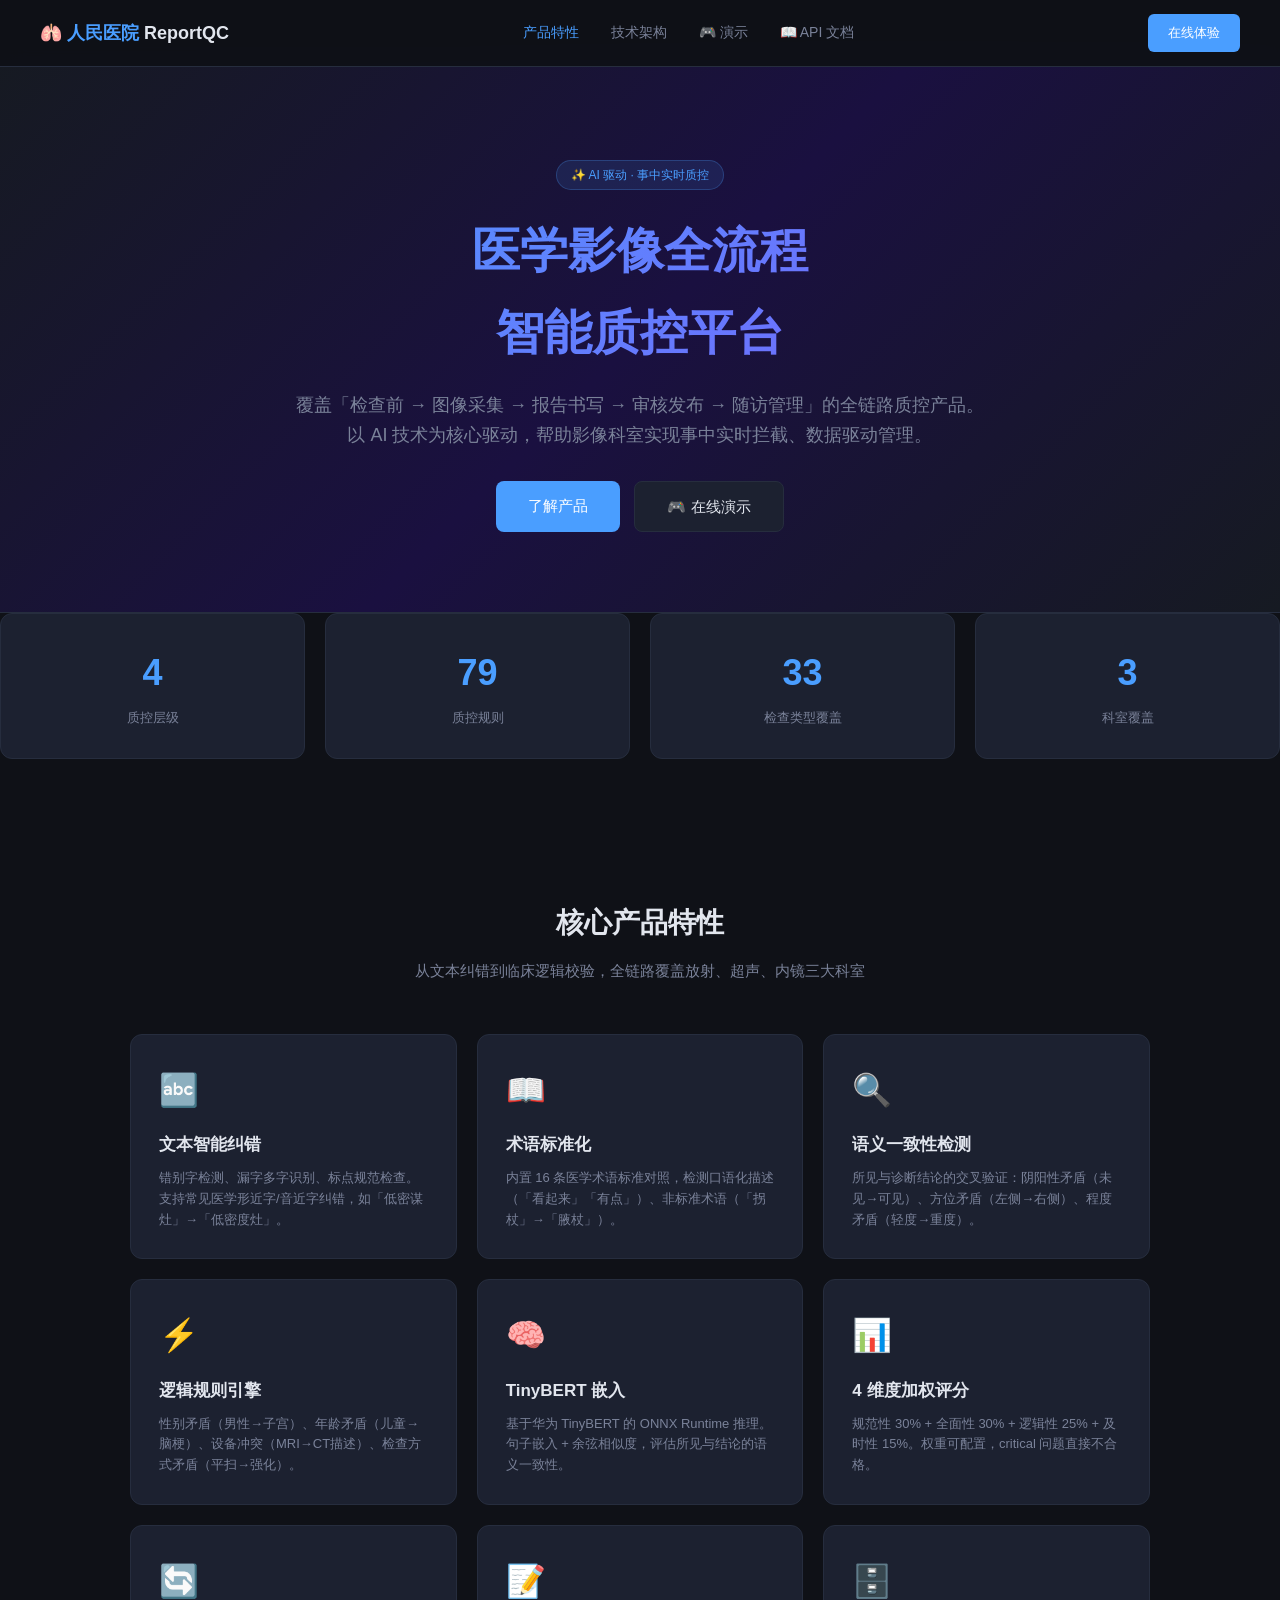
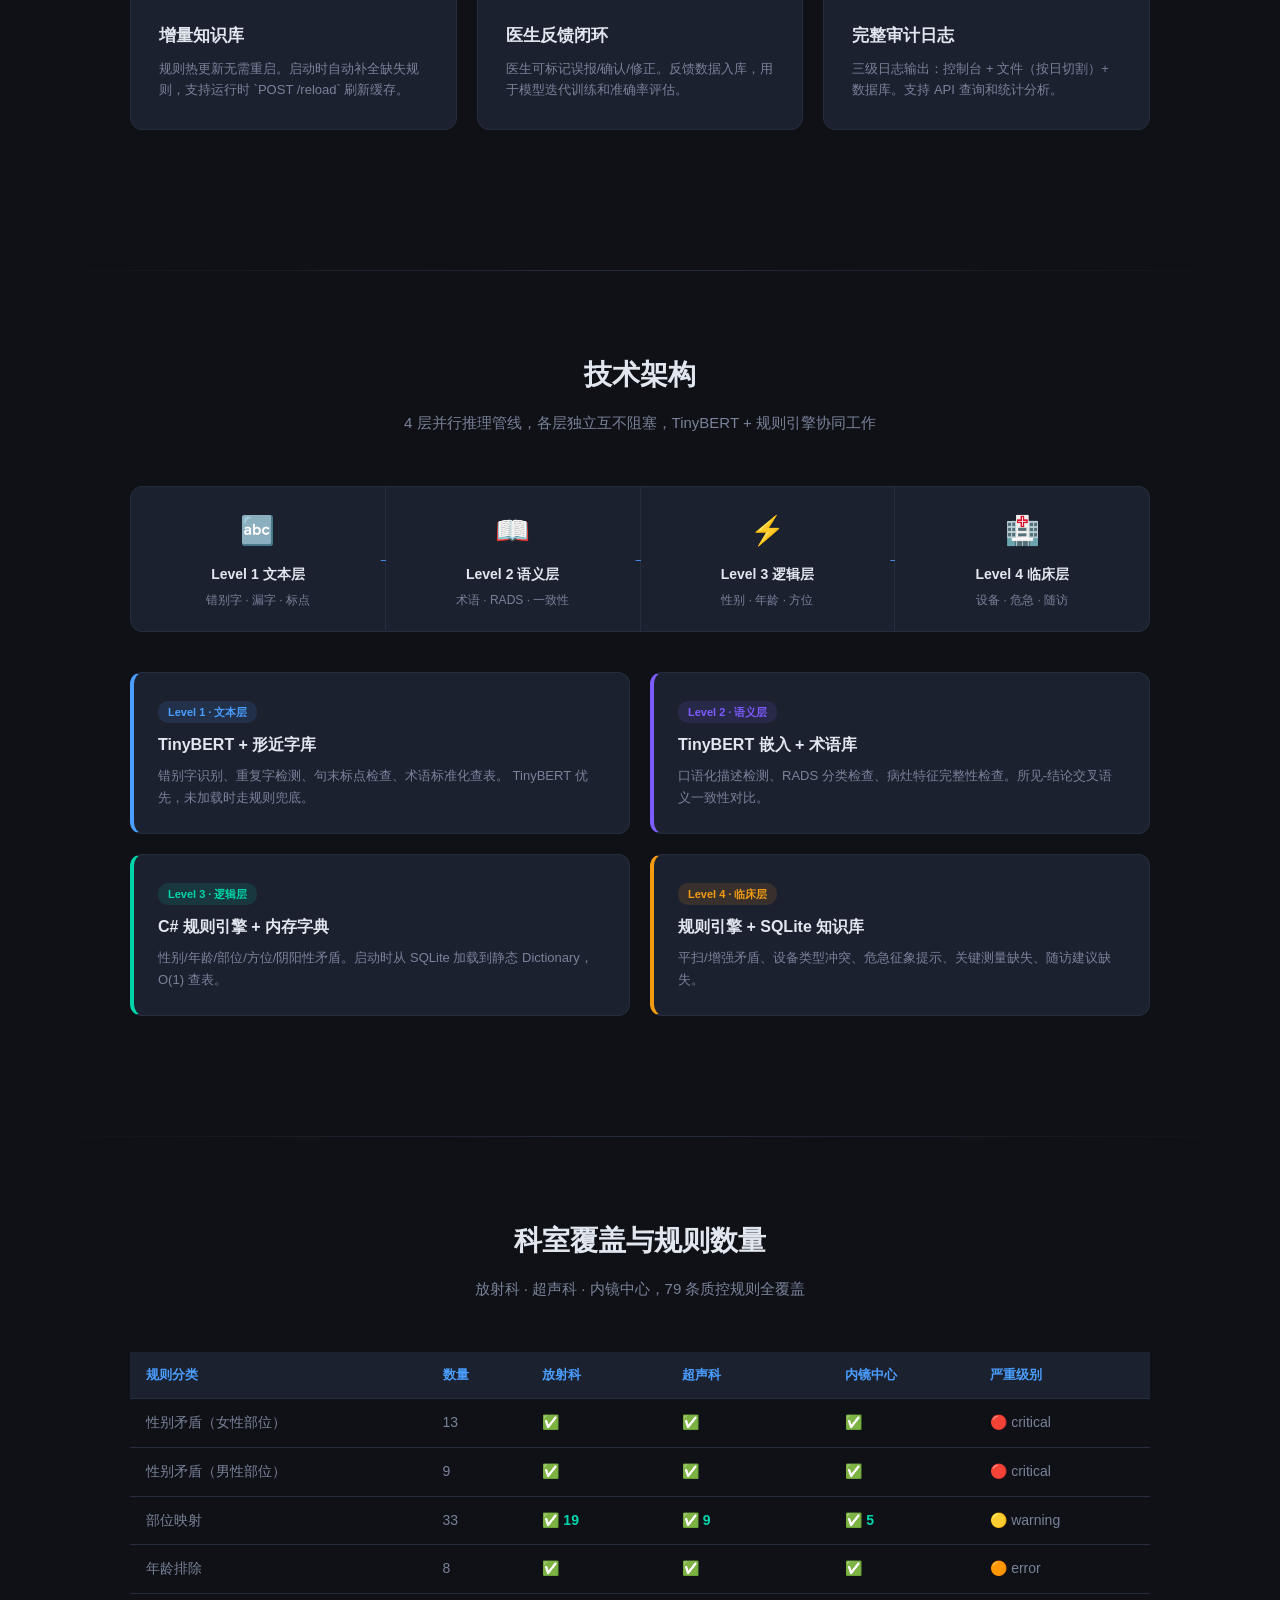
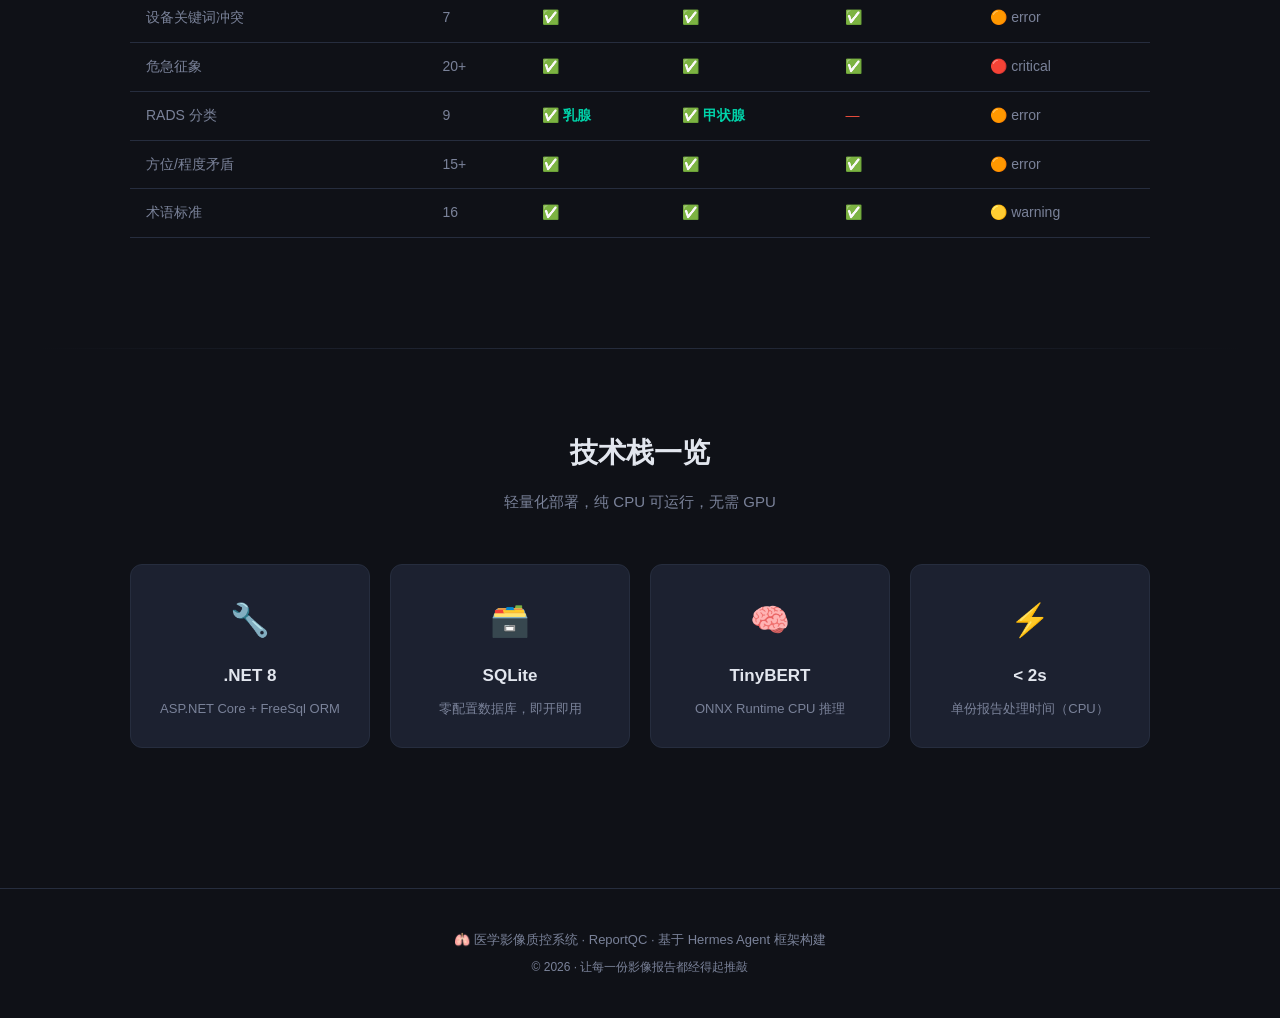
<file: old_src/backend/wwwroot/product.html>
<!DOCTYPE html>
<html lang="zh-CN">
<head>
<meta charset="UTF-8">
<meta name="viewport" content="width=device-width, initial-scale=1.0">
<title>医学影像质控系统 · 产品介绍</title>
<style>
  :root {
    --bg: #0f1117;
    --panel: #161a22;
    --card: #1c2130;
    --border: #262d3e;
    --text: #e2e6ee;
    --text-dim: #7a8299;
    --accent: #4a9eff;
    --accent2: #7c5cfc;
    --accent3: #00d4aa;
    --radius: 12px;
  }
  * { margin: 0; padding: 0; box-sizing: border-box; }
  html { scroll-behavior: smooth; }
  body { font-family: -apple-system, 'Microsoft YaHei', 'PingFang SC', sans-serif; background: var(--bg); color: var(--text); line-height: 1.7; }
  
  /* ── Nav ── */
  nav { position: fixed; top: 0; left: 0; right: 0; z-index: 100; display: flex; align-items: center; justify-content: space-between; padding: 14px 40px; background: rgba(15,17,23,0.92); backdrop-filter: blur(12px); border-bottom: 1px solid var(--border); }
  nav .logo { font-size: 18px; font-weight: 700; }
  nav .logo span { color: var(--accent); }
  nav .nav-links { display: flex; gap: 32px; }
  nav .nav-links a { color: var(--text-dim); text-decoration: none; font-size: 14px; transition: color 0.2s; }
  nav .nav-links a:hover, nav .nav-links a.active { color: var(--accent); }
  nav .demo-btn { padding: 8px 20px; background: var(--accent); color: #fff; border-radius: 6px; text-decoration: none; font-size: 13px; font-weight: 500; transition: 0.2s; }
  nav .demo-btn:hover { background: #3a8ef0; transform: translateY(-1px); }

  .page { padding-top: 60px; }

  /* ── Hero ── */
  .hero { text-align: center; padding: 100px 40px 80px; background: linear-gradient(135deg, var(--panel) 0%, #1a1040 50%, var(--panel) 100%); border-bottom: 1px solid var(--border); }
  .hero .badge { display: inline-block; padding: 4px 14px; background: rgba(74,158,255,0.12); color: var(--accent); border: 1px solid rgba(74,158,255,0.25); border-radius: 20px; font-size: 12px; margin-bottom: 20px; }
  .hero h1 { font-size: 48px; font-weight: 700; margin-bottom: 16px; background: linear-gradient(135deg, var(--accent), var(--accent2)); -webkit-background-clip: text; -webkit-text-fill-color: transparent; }
  .hero p { font-size: 18px; color: var(--text-dim); max-width: 720px; margin: 0 auto 30px; }
  .hero .btns { display: flex; gap: 14px; justify-content: center; }
  .hero .btns a { padding: 12px 32px; border-radius: 8px; font-size: 15px; font-weight: 500; text-decoration: none; transition: 0.2s; }
  .hero .btns .primary { background: var(--accent); color: #fff; }
  .hero .btns .primary:hover { background: #3a8ef0; transform: translateY(-2px); }
  .hero .btns .secondary { background: var(--card); color: var(--text); border: 1px solid var(--border); }
  .hero .btns .secondary:hover { background: var(--border); }

  /* ── Section ── */
  section { padding: 80px 40px; max-width: 1100px; margin: 0 auto; }
  section .section-title { font-size: 28px; font-weight: 700; margin-bottom: 12px; text-align: center; }
  section .section-sub { font-size: 15px; color: var(--text-dim); text-align: center; margin-bottom: 50px; max-width: 600px; margin-left: auto; margin-right: auto; }

  /* ── Features Grid ── */
  .features { display: grid; grid-template-columns: repeat(3, 1fr); gap: 20px; margin-bottom: 60px; }
  .feature-card { background: var(--card); border: 1px solid var(--border); border-radius: var(--radius); padding: 28px; transition: 0.2s; }
  .feature-card:hover { border-color: var(--accent); transform: translateY(-3px); }
  .feature-card .icon { font-size: 32px; margin-bottom: 14px; }
  .feature-card h3 { font-size: 17px; margin-bottom: 8px; }
  .feature-card p { font-size: 13px; color: var(--text-dim); line-height: 1.6; }

  /* ── Architecture ── */
  .arch-grid { display: grid; grid-template-columns: 1fr 1fr; gap: 20px; margin-bottom: 40px; }
  .arch-layer { background: var(--card); border: 1px solid var(--border); border-radius: var(--radius); padding: 24px; border-left: 4px solid; }
  .arch-layer.l1 { border-left-color: var(--accent); }
  .arch-layer.l2 { border-left-color: var(--accent2); }
  .arch-layer.l3 { border-left-color: var(--accent3); }
  .arch-layer.l4 { border-left-color: #f39c12; }
  .arch-layer .level-tag { font-size: 11px; padding: 2px 10px; border-radius: 10px; display: inline-block; margin-bottom: 8px; font-weight: 600; }
  .arch-layer h4 { font-size: 16px; margin-bottom: 6px; }
  .arch-layer p { font-size: 13px; color: var(--text-dim); }

  /* ── Stats ── */
  .stats { display: grid; grid-template-columns: repeat(4, 1fr); gap: 20px; margin-bottom: 60px; }
  .stat-card { background: var(--card); border: 1px solid var(--border); border-radius: var(--radius); padding: 28px; text-align: center; }
  .stat-card .num { font-size: 36px; font-weight: 700; color: var(--accent); }
  .stat-card .label { font-size: 13px; color: var(--text-dim); margin-top: 4px; }

  /* ── Pipeline ── */
  .pipeline { display: flex; gap: 0; margin: 40px 0; align-items: stretch; }
  .pipeline-step { flex: 1; background: var(--card); border: 1px solid var(--border); padding: 20px; text-align: center; position: relative; }
  .pipeline-step:first-child { border-radius: var(--radius) 0 0 var(--radius); }
  .pipeline-step:last-child { border-radius: 0 var(--radius) var(--radius) 0; }
  .pipeline-step + .pipeline-step { border-left: none; }
  .pipeline-step::after { content: '→'; position: absolute; right: -12px; top: 50%; transform: translateY(-50%); font-size: 20px; color: var(--accent); }
  .pipeline-step:last-child::after { display: none; }
  .pipeline-step .step-icon { font-size: 28px; margin-bottom: 8px; }
  .pipeline-step h4 { font-size: 14px; margin-bottom: 4px; }
  .pipeline-step p { font-size: 12px; color: var(--text-dim); }

  /* ── Comparison Table ── */
  .table-wrap { overflow-x: auto; margin: 30px 0; }
  table { width: 100%; border-collapse: collapse; font-size: 14px; }
  th, td { padding: 12px 16px; text-align: left; border-bottom: 1px solid var(--border); }
  th { background: var(--card); color: var(--accent); font-weight: 600; font-size: 13px; }
  td { color: var(--text-dim); }
  td.yes { color: var(--accent3); font-weight: 600; }
  td.no { color: #e74c3c; }
  tr:hover td { background: rgba(74,158,255,0.04); }

  /* ── Footer ── */
  footer { text-align: center; padding: 40px; border-top: 1px solid var(--border); color: var(--text-dim); font-size: 13px; }

  /* ── Divider ── */
  .divider { height: 1px; background: linear-gradient(90deg, transparent, var(--border), transparent); margin: 0 40px; }

  @media (max-width: 800px) {
    .features, .arch-grid, .stats { grid-template-columns: 1fr; }
    .pipeline { flex-direction: column; }
    .pipeline-step::after { content: '↓'; right: auto; bottom: -16px; top: auto; left: 50%; transform: translateX(-50%); }
    nav { padding: 12px 20px; }
    .hero { padding: 80px 20px 60px; }
    .hero h1 { font-size: 32px; }
    section { padding: 50px 20px; }
    nav .nav-links { gap: 16px; }
  }
</style>
</head>
<body>

<nav>
  <div class="logo">🫁 <span>人民医院</span> ReportQC</div>
  <div class="nav-links">
    <a href="#features" class="active">产品特性</a>
    <a href="#architecture">技术架构</a>
    <a href="/index.html">🎮 演示</a>
    <a href="/API调用.md">📖 API 文档</a>
  </div>
  <div style="display:flex;gap:8px">
    <a href="/index.html" class="demo-btn">在线体验</a>
  </div>
</nav>

<div class="page">

<!-- ════════════════ HERO ════════════════ -->
<div class="hero" id="top">
  <div class="badge">✨ AI 驱动 · 事中实时质控</div>
  <h1>医学影像全流程<br>智能质控平台</h1>
  <p>覆盖「检查前 → 图像采集 → 报告书写 → 审核发布 → 随访管理」的全链路质控产品。<br>以 AI 技术为核心驱动，帮助影像科室实现事中实时拦截、数据驱动管理。</p>
  <div class="btns">
    <a href="#features" class="primary">了解产品</a>
    <a href="/index.html" class="secondary">🎮 在线演示</a>
  </div>
</div>

<!-- ════════════════ 数据 ════════════════ -->
<div class="stats">
  <div class="stat-card"><div class="num">4</div><div class="label">质控层级</div></div>
  <div class="stat-card"><div class="num">79</div><div class="label">质控规则</div></div>
  <div class="stat-card"><div class="num">33</div><div class="label">检查类型覆盖</div></div>
  <div class="stat-card"><div class="num">3</div><div class="label">科室覆盖</div></div>
</div>

<!-- ════════════════ 特性 ════════════════ -->
<section id="features">
  <h2 class="section-title">核心产品特性</h2>
  <p class="section-sub">从文本纠错到临床逻辑校验，全链路覆盖放射、超声、内镜三大科室</p>

  <div class="features">
    <div class="feature-card">
      <div class="icon">🔤</div>
      <h3>文本智能纠错</h3>
      <p>错别字检测、漏字多字识别、标点规范检查。支持常见医学形近字/音近字纠错，如「低密谋灶」→「低密度灶」。</p>
    </div>
    <div class="feature-card">
      <div class="icon">📖</div>
      <h3>术语标准化</h3>
      <p>内置 16 条医学术语标准对照，检测口语化描述（「看起来」「有点」）、非标准术语（「拐杖」→「腋杖」）。</p>
    </div>
    <div class="feature-card">
      <div class="icon">🔍</div>
      <h3>语义一致性检测</h3>
      <p>所见与诊断结论的交叉验证：阴阳性矛盾（未见→可见）、方位矛盾（左侧→右侧）、程度矛盾（轻度→重度）。</p>
    </div>
    <div class="feature-card">
      <div class="icon">⚡</div>
      <h3>逻辑规则引擎</h3>
      <p>性别矛盾（男性→子宫）、年龄矛盾（儿童→脑梗）、设备冲突（MRI→CT描述）、检查方式矛盾（平扫→强化）。</p>
    </div>
    <div class="feature-card">
      <div class="icon">🧠</div>
      <h3>TinyBERT 嵌入</h3>
      <p>基于华为 TinyBERT 的 ONNX Runtime 推理。句子嵌入 + 余弦相似度，评估所见与结论的语义一致性。</p>
    </div>
    <div class="feature-card">
      <div class="icon">📊</div>
      <h3>4 维度加权评分</h3>
      <p>规范性 30% + 全面性 30% + 逻辑性 25% + 及时性 15%。权重可配置，critical 问题直接不合格。</p>
    </div>
    <div class="feature-card">
      <div class="icon">🔄</div>
      <h3>增量知识库</h3>
      <p>规则热更新无需重启。启动时自动补全缺失规则，支持运行时 `POST /reload` 刷新缓存。</p>
    </div>
    <div class="feature-card">
      <div class="icon">📝</div>
      <h3>医生反馈闭环</h3>
      <p>医生可标记误报/确认/修正。反馈数据入库，用于模型迭代训练和准确率评估。</p>
    </div>
    <div class="feature-card">
      <div class="icon">🗄️</div>
      <h3>完整审计日志</h3>
      <p>三级日志输出：控制台 + 文件（按日切割）+ 数据库。支持 API 查询和统计分析。</p>
    </div>
  </div>
</section>

<div class="divider"></div>

<!-- ════════════════ 架构 ════════════════ -->
<section id="architecture">
  <h2 class="section-title">技术架构</h2>
  <p class="section-sub">4 层并行推理管线，各层独立互不阻塞，TinyBERT + 规则引擎协同工作</p>

  <!-- Pipeline -->
  <div class="pipeline">
    <div class="pipeline-step">
      <div class="step-icon">🔤</div>
      <h4>Level 1 文本层</h4>
      <p>错别字 · 漏字 · 标点</p>
    </div>
    <div class="pipeline-step">
      <div class="step-icon">📖</div>
      <h4>Level 2 语义层</h4>
      <p>术语 · RADS · 一致性</p>
    </div>
    <div class="pipeline-step">
      <div class="step-icon">⚡</div>
      <h4>Level 3 逻辑层</h4>
      <p>性别 · 年龄 · 方位</p>
    </div>
    <div class="pipeline-step">
      <div class="step-icon">🏥</div>
      <h4>Level 4 临床层</h4>
      <p>设备 · 危急 · 随访</p>
    </div>
  </div>

  <!-- Layer Details -->
  <div class="arch-grid">
    <div class="arch-layer l1">
      <span class="level-tag" style="background:rgba(74,158,255,0.12);color:var(--accent)">Level 1 · 文本层</span>
      <h4>TinyBERT + 形近字库</h4>
      <p>错别字识别、重复字检测、句末标点检查、术语标准化查表。 TinyBERT 优先，未加载时走规则兜底。</p>
    </div>
    <div class="arch-layer l2">
      <span class="level-tag" style="background:rgba(124,92,252,0.12);color:var(--accent2)">Level 2 · 语义层</span>
      <h4>TinyBERT 嵌入 + 术语库</h4>
      <p>口语化描述检测、RADS 分类检查、病灶特征完整性检查。所见-结论交叉语义一致性对比。</p>
    </div>
    <div class="arch-layer l3">
      <span class="level-tag" style="background:rgba(0,212,170,0.12);color:var(--accent3)">Level 3 · 逻辑层</span>
      <h4>C# 规则引擎 + 内存字典</h4>
      <p>性别/年龄/部位/方位/阴阳性矛盾。启动时从 SQLite 加载到静态 Dictionary，O(1) 查表。</p>
    </div>
    <div class="arch-layer l4">
      <span class="level-tag" style="background:rgba(243,156,18,0.12);color:#f39c12">Level 4 · 临床层</span>
      <h4>规则引擎 + SQLite 知识库</h4>
      <p>平扫/增强矛盾、设备类型冲突、危急征象提示、关键测量缺失、随访建议缺失。</p>
    </div>
  </div>
</section>

<div class="divider"></div>

<!-- ════════════════ 对比 ════════════════ -->
<section>
  <h2 class="section-title">科室覆盖与规则数量</h2>
  <p class="section-sub">放射科 · 超声科 · 内镜中心，79 条质控规则全覆盖</p>

  <div class="table-wrap">
    <table>
      <thead>
        <tr><th>规则分类</th><th>数量</th><th>放射科</th><th>超声科</th><th>内镜中心</th><th>严重级别</th></tr>
      </thead>
      <tbody>
        <tr><td>性别矛盾（女性部位）</td><td>13</td><td class="yes">✅</td><td class="yes">✅</td><td class="yes">✅</td><td>🔴 critical</td></tr>
        <tr><td>性别矛盾（男性部位）</td><td>9</td><td class="yes">✅</td><td class="yes">✅</td><td class="yes">✅</td><td>🔴 critical</td></tr>
        <tr><td>部位映射</td><td>33</td><td class="yes">✅ 19</td><td class="yes">✅ 9</td><td class="yes">✅ 5</td><td>🟡 warning</td></tr>
        <tr><td>年龄排除</td><td>8</td><td class="yes">✅</td><td class="yes">✅</td><td class="yes">✅</td><td>🟠 error</td></tr>
        <tr><td>设备关键词冲突</td><td>7</td><td class="yes">✅</td><td class="yes">✅</td><td class="yes">✅</td><td>🟠 error</td></tr>
        <tr><td>危急征象</td><td>20+</td><td class="yes">✅</td><td class="yes">✅</td><td class="yes">✅</td><td>🔴 critical</td></tr>
        <tr><td>RADS 分类</td><td>9</td><td class="yes">✅ 乳腺</td><td class="yes">✅ 甲状腺</td><td class="no">—</td><td>🟠 error</td></tr>
        <tr><td>方位/程度矛盾</td><td>15+</td><td class="yes">✅</td><td class="yes">✅</td><td class="yes">✅</td><td>🟠 error</td></tr>
        <tr><td>术语标准</td><td>16</td><td class="yes">✅</td><td class="yes">✅</td><td class="yes">✅</td><td>🟡 warning</td></tr>
      </tbody>
    </table>
  </div>
</section>

<div class="divider"></div>

<!-- ════════════════ 技术栈 ════════════════ -->
<section>
  <h2 class="section-title">技术栈一览</h2>
  <p class="section-sub">轻量化部署，纯 CPU 可运行，无需 GPU</p>

  <div class="features" style="grid-template-columns:repeat(4,1fr)">
    <div class="feature-card" style="text-align:center">
      <div class="icon">🔧</div>
      <h3>.NET 8</h3>
      <p>ASP.NET Core + FreeSql ORM</p>
    </div>
    <div class="feature-card" style="text-align:center">
      <div class="icon">🗃️</div>
      <h3>SQLite</h3>
      <p>零配置数据库，即开即用</p>
    </div>
    <div class="feature-card" style="text-align:center">
      <div class="icon">🧠</div>
      <h3>TinyBERT</h3>
      <p>ONNX Runtime CPU 推理</p>
    </div>
    <div class="feature-card" style="text-align:center">
      <div class="icon">⚡</div>
      <h3>&lt; 2s</h3>
      <p>单份报告处理时间（CPU）</p>
    </div>
  </div>
</section>

<footer>
  <p>🫁 医学影像质控系统 · ReportQC · 基于 Hermes Agent 框架构建</p>
  <p style="margin-top:6px;font-size:12px">© 2026 · 让每一份影像报告都经得起推敲</p>
</footer>

</div>

</body>
</html>
</file>
